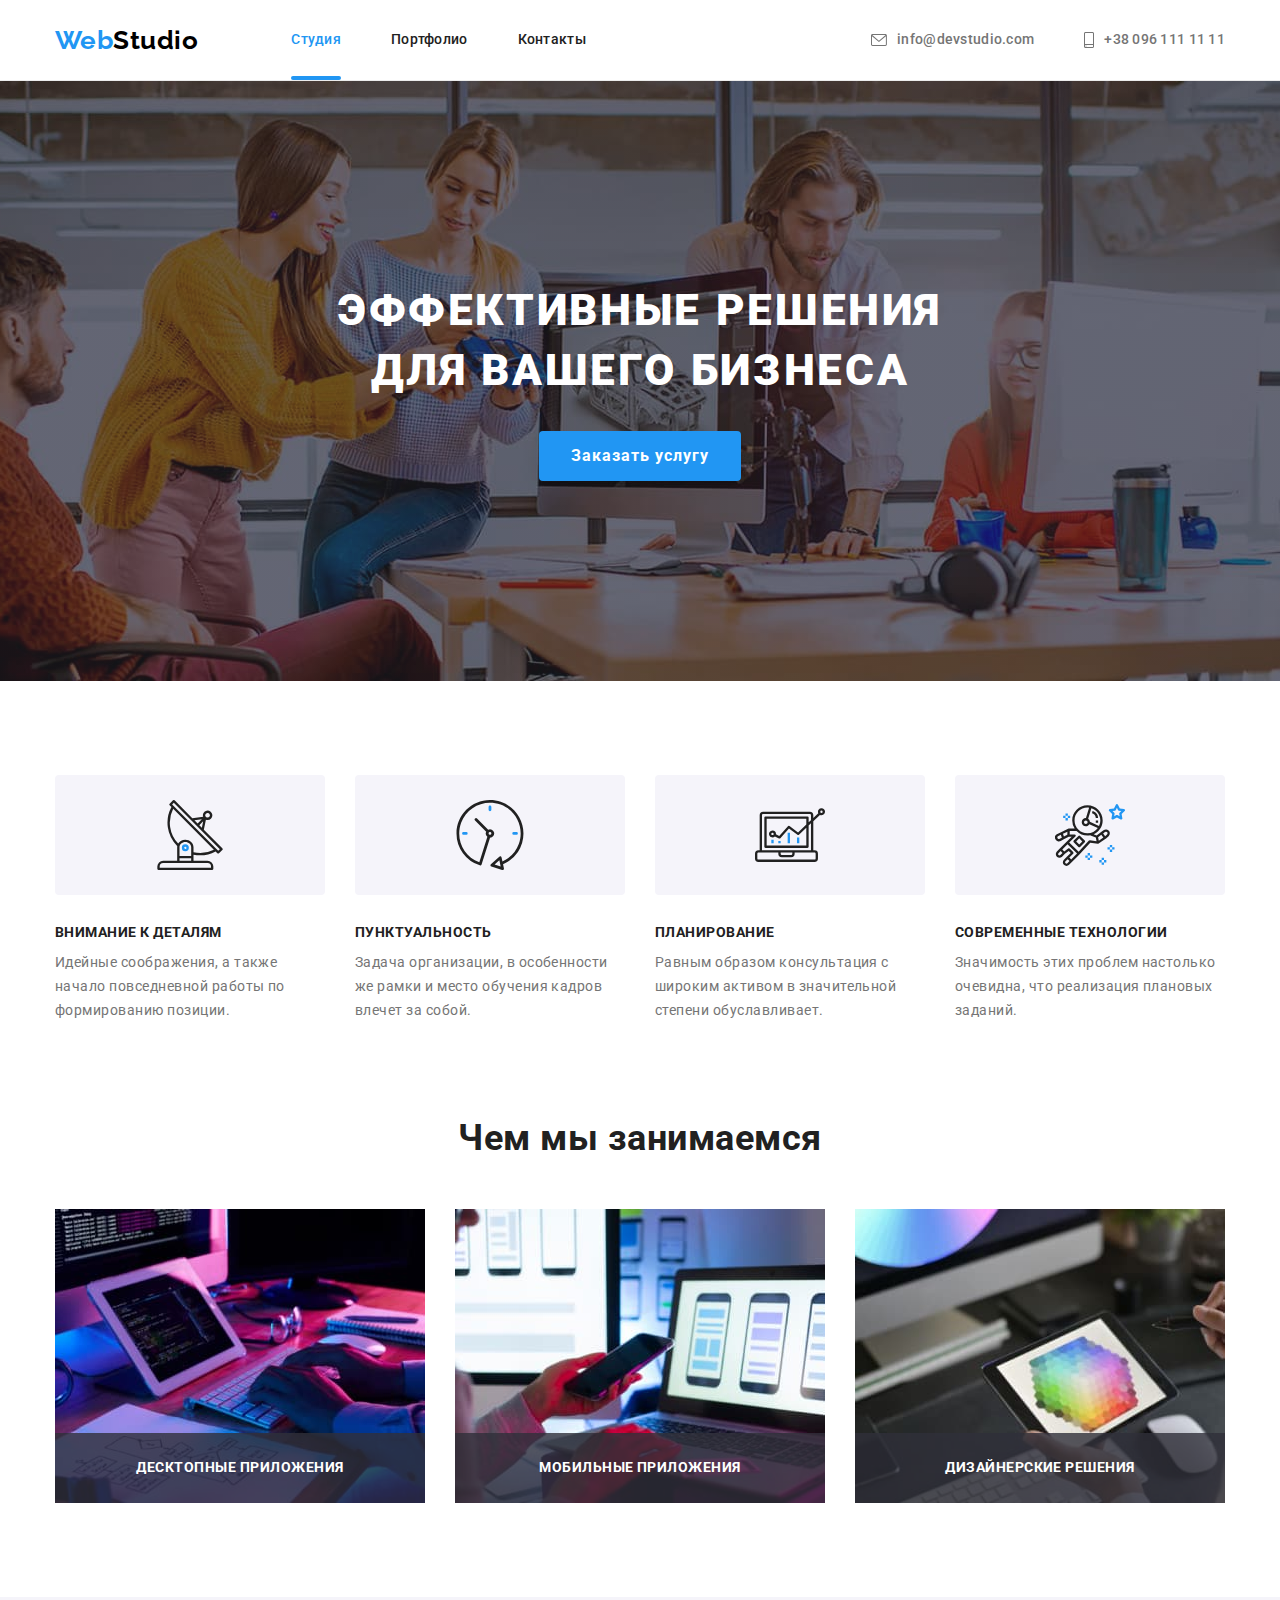
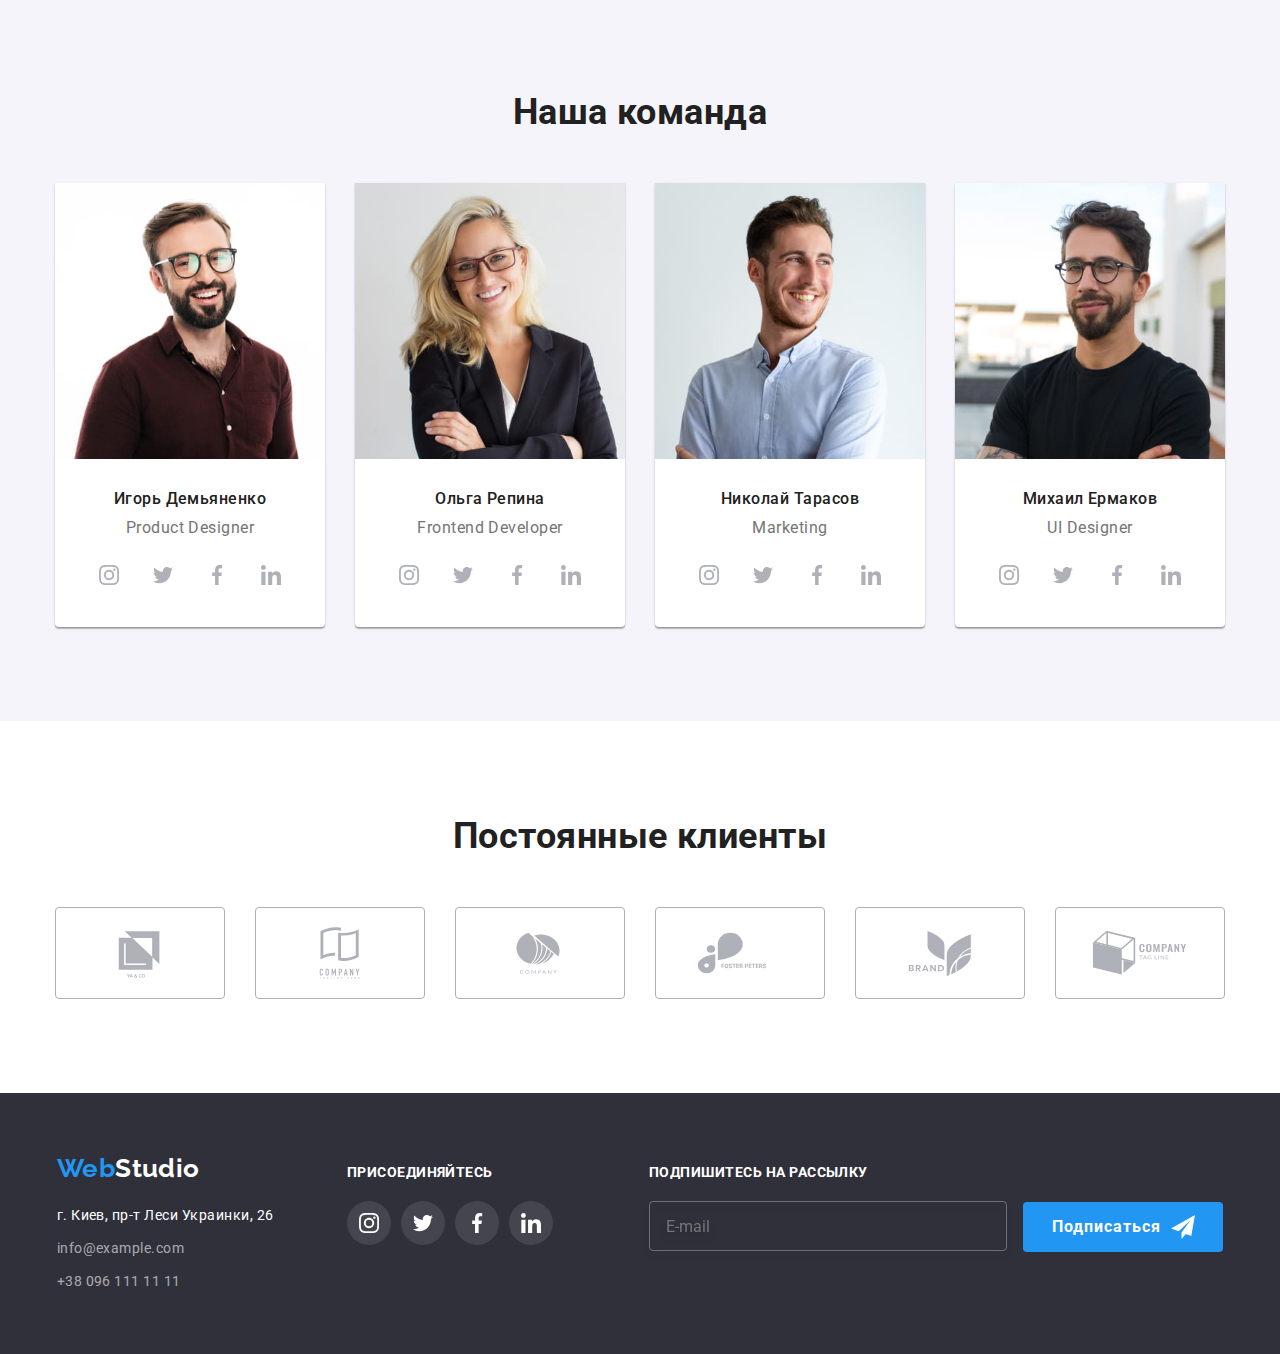
<file: index.html>
<!DOCTYPE html>
<html lang="ru">

<head>
    <meta charset="UTF-8">
    <meta http-equiv="X-UA-Compatible" content="IE=edge">
    <meta name="viewport" content="width=device-width, initial-scale=1.0">
    <title>WebStudio</title>
    <link rel="preconnect" href="https://fonts.googleapis.com">
    <link rel="preconnect" href="https://fonts.gstatic.com" crossorigin>
    <link
        href="https://fonts.googleapis.com/css2?family=Raleway:wght@700&family=Roboto:wght@400;500;700;900&display=swap"
        rel="stylesheet">
    <link rel="stylesheet"
        href="https://cdnjs.cloudflare.com/ajax/libs/modern-normalize/1.1.0/modern-normalize.min.css">
    <link rel="stylesheet" href="./css/main.min.css">
</head>

<body class="page">
    <!--Шапка-->
    <header class="page-header">
        <div class="page-header__container">
            <nav class="main-nav">
                <a lang="en" href="./index.html" class="main-nav__logo"><span class="main-nav__logo-accent">Web</span>Studio</a>
                <ul class="site-nav list">
                    <li class="site-nav__item"><a href="./index.html" class="site-nav__link site-nav__link--current">Студия</a></li>
                    <li class="site-nav__item"><a href="./portfolio.html" class="site-nav__link">Портфолио</a></li>
                    <li class="site-nav__item"><a href="" class="site-nav__link">Контакты</a></li>
                </ul>
            </nav>
            <ul class="contacts list">
                <li class="contacts__item">
                    <a lang="en" href="mailto:info@devstudio.com" class="contacts__mail">
                        <svg class="contacts__icon">
                            <use href="./images/sprite.svg#icon-letter"></use>
                        </svg>info@devstudio.com
                    </a>
                </li>
                <li class="contacts__item">
                    <a href="tel:+380961111111" class="contacts__tel">
                        <svg class="contacts__icon contacts__icon--size">
                            <use href="./images/sprite.svg#icon-smartphone"></use>
                        </svg>+38 096 111 11 11
                    </a>
                </li>
            </ul>
        </div>
        <div class="page-header__mobile-container">
            <a lang="en" href="./index.html" class="mobile-nav__logo"><span class="mobile-nav__logo-accent">Web</span>Studio</a>
            <button type="button" class="menu-button" data-menu-open>
                <svg width="40" height="40">
                    <use href="./images/sprite.svg#icon-menu"></use>
                </svg>
            </button>
            <div class="page-header__overlay" data-menu>
                <nav class="mobile-nav">
                    <button type="button" class="mobile-nav__close" data-menu-close>
                        <svg width="40" height="40">
                            <use href="./images/sprite.svg#icon-close_menu"></use>
                        </svg>
                    </button>
                    <ul class="mobile-nav__list list">
                        <li class="mobile-nav__item"><a href="./index.html"
                                class="mobile-nav__link mobile-nav__link--current">Студия</a>
                        </li>
                        <li class="mobile-nav__item"><a href="./portfolio.html" class="mobile-nav__link">Портфолио</a></li>
                        <li class="mobile-nav__item"><a href="" class="mobile-nav__link">Контакты</a></li>
                    </ul>
                </nav>
                <ul class="mobile-contacts list">
                    <li class="mobile-contacts__item">
                        <a href="tel:+380961111111" class="mobile-contacts__tel">+38 096 111 11 11</a>
                    </li>
                    <li class="mobile-contacts__item">
                        <a lang="en" href="mailto:info@devstudio.com" class="mobile-contacts__mail">info@devstudio.com </a>
                    </li>
                </ul>
                <ul class="mobile-social list">
                    <li class="mobile-social__item">
                        <a class="mobile-social__link" href="https://www.instagram.com/" target="_blank" rel="noopener noreferrer">Instagram</a>
                    </li>
                    <li class="mobile-social__item">
                        <a class="mobile-social__link" href="https://twitter.com/" target="_blank" rel="noopener noreferrer">Twitter</a>
                    </li>
                    <li class="mobile-social__item">
                        <a class="mobile-social__link" href="https://facebook.com/" target="_blank" rel="noopener noreferrer">Facebook</a>
                    </li>
                    <li class="mobile-social__item">
                        <a class="mobile-social__link" href="https://www.linkedin.com/" target="_blank" rel="noopener noreferrer">LinkedIn</a>
                    </li>
                </ul>
            </div>
            
        </div>
    </header>
    <!-- Главный контент -->
    <main>
        <!--Герой-->
        <section class="hero">
            <h1 class="hero__title">Эффективные решения <br>для вашего бизнеса</h1>
            <button type="button" class="button__hero" data-modal-open>Заказать услугу</button>
        </section>
        <!--Особенности-->
        <section class="features">
            <div class="container">
                <h2 class="section__title" hidden>Особенности</h2>
                <ul class="features-list list">
                    <li class="features-list__item">
                        <div class="features-list__container">
                            <svg class="features-list__icon">
                                <use href="./images/sprite.svg#icon-antenna"></use>
                            </svg>
                        </div>
                        <h3 class="features-list__title">Внимание к деталям</h3>
                        <p class="features-list__text">Идейные соображения, а также начало повседневной работы по формированию
                            позиции.</p>
                    </li>
                    <li class="features-list__item">
                        <div class="features-list__container">
                            <svg class="features-list__icon">
                                <use href="./images/sprite.svg#icon-clock"></use>
                            </svg>
                        </div>
                        <h3 class="features-list__title">Пунктуальность</h3>
                        <p class="features-list__text">Задача организации, в особенности же рамки и место обучения кадров
                            влечет за собой.</p>
                    </li>
                    <li class="features-list__item">
                        <div class="features-list__container">
                            <svg class="features-list__icon">
                                <use href="./images/sprite.svg#icon-diagram"></use>
                            </svg>
                        </div>
                        <h3 class="features-list__title">Планирование</h3>
                        <p class="features-list__text">Равным образом консультация с широким активом в значительной степени
                            обуславливает.</p>
                    </li>
                    <li class="features-list__item">
                        <div class="features-list__container">
                            <svg class="features-list__icon">
                                <use href="./images/sprite.svg#icon-astronaut"></use>
                            </svg>
                        </div>
                        <h3 class="features-list__title">Современные технологии</h3>
                        <p class="features-list__text">Значимость этих проблем настолько очевидна, что реализация плановых
                            заданий.</p>
                    </li>
                </ul>
            </div>
        </section>
        <!--Чем занимаются-->
        <section class="abilities">
            <div class="container">
                <h2 class="section__title">Чем мы занимаемся</h2>
                <ul class="abilities-list list">
                    <li class="abilities-list__item">
                        <div class="abilities-list__overlay">
                            <img src="./images/whatwedo/layout.jpg" alt="Верстка" width="370"  class="abilities-list__image">
                            <h3 class="abilities-list__label">Десктопные приложения</h3>
                        </div>
                    </li>
                    <li class="abilities-list__item">
                        <div class="abilities-list__overlay">
                            <img src="./images/whatwedo/styling.jpg" alt="Дизайн" width="370" class="abilities-list__image">
                            <h3 class="abilities-list__label">Мобильные приложения</h3>
                        </div>
                    </li>
                    <li class="abilities-list__item">
                        <div class="abilities-list__overlay">
                            <img src="./images/whatwedo/decor.jpg" alt="Оформление" width="370" class="abilities-list__image">
                            <h3 class="abilities-list__label">Дизайнерские решения</h3>
                        </div>
                    </li>
                </ul>
            </div>
        </section>
        <!--Команда-->
        <section class="team">
            <div class="container">
                <h2 class="section__title">Наша команда</h2>
                <ul class="team-list list">
                    <li class="team-list__item">
                        <img src="./images/team/igor-mobile.jpg" alt="Фото Игорь Демьяненко" class="team-list__photo" 
                        srcset="./images/team/igor-mobile.jpg 1x, ./images/team/igor-mobile@2x.jpg 2x">
                        <div class="team-list__container">
                            <h3 class="team-list__name">Игорь Демьяненко</h3>
                            <p lang="en" class="team-list__profession">Product Designer</p>
                            <ul class="social-links list">
                                <li class="social-links__item"><a class="social-links__link" href="https://www.instagram.com/" target="_blank" rel="noopener noreferrer">
                                        <svg class="social-links__icon">
                                            <use href="./images/sprite.svg#icon-instagram"></use>
                                        </svg>
                                    </a>
                                </li>
                                <li class="social-links__item"><a class="social-links__link" href="https://twitter.com/" target="_blank" rel="noopener noreferrer">
                                        <svg class="social-links__icon">
                                            <use href="./images/sprite.svg#icon-twitter"></use>
                                        </svg>
                                    </a>
                                </li>
                                <li class="social-links__item"><a class="social-links__link" href="https://facebook.com/" target="_blank" rel="noopener noreferrer">
                                        <svg class="social-links__icon">
                                            <use href="./images/sprite.svg#icon-facebook"></use>
                                        </svg>
                                    </a>
                                </li>
                                <li class="social-links__item"><a class="social-links__link likedin" href="https://www.linkedin.com/" target="_blank"
                                        rel="noopener noreferrer">
                                        <svg class="social-links__icon">
                                            <use href="./images/sprite.svg#icon-linkedin"></use>
                                        </svg>
                                    </a>
                                </li>
                            </ul>
                        </div>
                    </li>
                    <li class="team-list__item">
                        <img src="./images/team/olga-mobile.jpg" alt="Фото Ольга Репина" class="team-list__photo"
                        srcset="./images/team/olga-mobile.jpg 1x, ./images/team/olga-mobile@2x.jpg 2x">
                        <div class="team-list__container">
                            <h3 class="team-list__name">Ольга Репина</h3>
                            <p lang="en" class="team-list__profession">Frontend Developer</p>
                            <ul class="social-links list">
                                <li class="social-links__item"><a class="social-links__link" href="https://www.instagram.com/" target="_blank" rel="noopener noreferrer">
                                        <svg class="social-links__icon">
                                            <use href="./images/sprite.svg#icon-instagram"></use>
                                        </svg>
                                    </a>
                                </li>
                                <li class="social-links__item"><a class="social-links__link" href="https://twitter.com/" target="_blank" rel="noopener noreferrer">
                                        <svg class="social-links__icon">
                                            <use href="./images/sprite.svg#icon-twitter"></use>
                                        </svg>
                                    </a>
                                </li>
                                <li class="social-links__item"><a class="social-links__link" href="https://facebook.com/" target="_blank" rel="noopener noreferrer">
                                        <svg class="social-links__icon">
                                            <use href="./images/sprite.svg#icon-facebook"></use>
                                        </svg>
                                    </a>
                                </li>
                                <li class="social-links__item"><a class="social-links__link likedin" href="https://www.linkedin.com/" target="_blank"
                                        rel="noopener noreferrer">
                                        <svg class="social-links__icon">
                                            <use href="./images/sprite.svg#icon-linkedin"></use>
                                        </svg>
                                    </a>
                                </li>
                            </ul>
                        </div>
                    </li>
                    <li class="team-list__item">
                        <img src="./images/team/nikolay-mobile.jpg" alt="Фото Николай Тарасов" class="team-list__photo"
                        srcset="./images/team/nikolay-mobile.jpg 1x, ./images/team/nikolay-mobile@2x.jpg 2x">
                        <div class="team-list__container">
                            <h3 class="team-list__name">Николай Тарасов</h3>
                            <p lang="en" class="team-list__profession">Marketing</p>
                            <ul class="social-links list">
                                <li class="social-links__item"><a class="social-links__link" href="https://www.instagram.com/" target="_blank" rel="noopener noreferrer">
                                        <svg class="social-links__icon">
                                            <use href="./images/sprite.svg#icon-instagram"></use>
                                        </svg>
                                    </a>
                                </li>
                                <li class="social-links__item"><a class="social-links__link" href="https://twitter.com/" target="_blank" rel="noopener noreferrer">
                                        <svg class="social-links__icon">
                                            <use href="./images/sprite.svg#icon-twitter"></use>
                                        </svg>
                                    </a>
                                </li>
                                <li class="social-links__item"><a class="social-links__link" href="https://facebook.com/" target="_blank" rel="noopener noreferrer">
                                        <svg class="social-links__icon">
                                            <use href="./images/sprite.svg#icon-facebook"></use>
                                        </svg>
                                    </a>
                                </li>
                                <li class="social-links__item"><a class="social-links__link likedin" href="https://www.linkedin.com/" target="_blank"
                                        rel="noopener noreferrer">
                                        <svg class="social-links__icon">
                                            <use href="./images/sprite.svg#icon-linkedin"></use>
                                        </svg>
                                    </a>
                                </li>
                            </ul>
                        </div>
                    </li>
                    <li class="team-list__item">
                        <img src="./images/team/michael-mobile.jpg" alt="Фото Михаил Ермаков" class="team-list__photo"
                        srcset="./images/team/michael-mobile.jpg 1x, ./images/team/michael-mobile@2x.jpg 2x">
                        <div class="team-list__container">
                            <h3 class="team-list__name">Михаил Ермаков</h3>
                            <p lang="en" class="team-list__profession">UI Designer</p>
                            <ul class="social-links list">
                                <li class="social-links__item"><a class="social-links__link" href="https://www.instagram.com/" target="_blank" rel="noopener noreferrer">
                                        <svg class="social-links__icon">
                                            <use href="./images/sprite.svg#icon-instagram"></use>
                                        </svg>
                                    </a>
                                </li>
                                <li class="social-links__item"><a class="social-links__link" href="https://twitter.com/" target="_blank" rel="noopener noreferrer">
                                        <svg class="social-links__icon">
                                            <use href="./images/sprite.svg#icon-twitter"></use>
                                        </svg>
                                    </a>
                                </li>
                                <li class="social-links__item"><a class="social-links__link" href="https://facebook.com/" target="_blank" rel="noopener noreferrer">
                                        <svg class="social-links__icon">
                                            <use href="./images/sprite.svg#icon-facebook"></use>
                                        </svg>
                                    </a>
                                </li>
                                <li class="social-links__item"><a class="social-links__link likedin" href="https://www.linkedin.com/" target="_blank"
                                        rel="noopener noreferrer">
                                        <svg class="social-links__icon">
                                            <use href="./images/sprite.svg#icon-linkedin"></use>
                                        </svg>
                                    </a>
                                </li>
                            </ul>
                        </div>
                    </li>
                </ul>
            </div>
        </section>
        <!-- Клиенты -->
        <section class="clients">
            <div class="container">
                <h2 class="section__title">Постоянные клиенты</h2>
                <ul class="clients-list list">
                    <li class="clients-list__item">
                        <a class="clients-list__link" href="">
                            <svg class="clients-list__icon">
                                <use href="./images/sprite.svg#icon-company1"></use>
                            </svg>
                        </a>
                    </li>
                    <li class="clients-list__item">
                        <a class="clients-list__link" href="">
                            <svg class="clients-list__icon">
                                <use href="./images/sprite.svg#icon-company2"></use>
                            </svg>
                        </a>
                    </li>
                    <li class="clients-list__item">
                        <a class="clients-list__link" href="">
                            <svg class="clients-list__icon">
                                <use href="./images/sprite.svg#icon-company3"></use>
                            </svg>
                        </a>
                    </li>
                    <li class="clients-list__item">
                        <a class="clients-list__link" href="">
                            <svg class="clients-list__icon">
                                <use href="./images/sprite.svg#icon-company4"></use>
                            </svg>
                        </a>
                    </li>
                    <li class="clients-list__item">
                        <a class="clients-list__link" href="">
                            <svg class="clients-list__icon">
                                <use href="./images/sprite.svg#icon-company5"></use>
                            </svg>
                        </a>
                    </li>
                    <li class="clients-list__item">
                        <a class="clients-list__link" href="">
                            <svg class="clients-list__icon">
                                <use href="./images/sprite.svg#icon-company6"></use>
                            </svg>
                        </a>
                    </li>
                </ul>
            </div>
        </section>
    </main>
    <!--Футер-->
    <footer class="footer">
        <div class="footer__container">
            <div class="footer-address">
                <a lang="en" href="./index.html" class="footer-address__logo"><span class="footer-address__logo--accent">Web</span>Studio</a>
                <address>
                    <ul class="footer-address__list list">
                        <li class="footer-address__item"><a href="https://goo.gl/maps/7h8aDrKKwfjGKreX9" target="_blank" rel="noopener noreferrer"
                                class="footer-address__nav">г. Киев, пр-т
                                Леси Украинки, 26</a> </li>
                        <li class="footer-address__item"><a href="mailto:info@devstudio.com" class="footer-address__contact">info@example.com</a> </li>
                        <li class="footer-address__item"><a href="tel:+380961111111" class="footer-address__contact">+38 096 111 11 11</a> </li>
                    </ul>
                </address>
            </div>
            <div class="footer-social">
                <h2 class="footer-social__title">присоединяйтесь</h2>
                <ul class="footer-social__list list">
                    <li class="footer-social__item">
                        <a class="footer-social__link" href="https://www.instagram.com/" target="_blank" rel="noopener noreferrer">
                            <svg class="footer-social__icon">
                                <use href="./images/sprite.svg#icon-instagram"></use>
                            </svg>
                        </a>
                    </li>
                    <li class="footer-social__item">
                        <a class="footer-social__link" href="https://twitter.com/" target="_blank" rel="noopener noreferrer">
                            <svg class="footer-social__icon">
                                <use href="./images/sprite.svg#icon-twitter"></use>
                            </svg>
                        </a>
                    </li>
                    <li class="footer-social__item">
                        <a class="footer-social__link" href="https://facebook.com/" target="_blank" rel="noopener noreferrer">
                            <svg class="footer-social__icon">
                                <use href="./images/sprite.svg#icon-facebook"></use>
                            </svg>
                        </a>
                    </li>
                    <li class="footer-social__item">
                        <a class="footer-social__link" href="https://www.linkedin.com/" target="_blank" rel="noopener noreferrer">
                            <svg class="footer-social__icon">
                                <use href="./images/sprite.svg#icon-linkedin"></use>
                            </svg>
                        </a>
                    </li>
                </ul>
            </div>
            <div class="footer-distribution">
                <h2 class="footer-distribution__title">Подпишитесь на рассылку</h2>
                <input type="email" placeholder="E-mail" class="footer-distribution__input">
                <button type="submit" class="footer-distribution__button">Подписаться
                    <svg class="footer-distribution__icon">
                        <use href="./images/sprite.svg#icon-send"></use>
                    </svg>
                </button>
            </div>
        </div>
    </footer>
    <!--Модальное окно-->
    <div class="backdrop backdrop--is-hidden" data-modal>
        <div class="modal">
            <button class="modal__button" data-modal-close>
                <svg class="modal__icon">
                    <use href="./images/sprite.svg#icon-close"></use>
                </svg>
            </button>
            <form class="user-form" autocomplete="off">
                <h2 class="user-form__title">Оставьте свои данные, мы вам перезвоним</h2>
                <label class="user-form__field">
                    <span class="user-form__label">Имя</span>
                    <input type="text" name="first-name" class="user-form__input">
                    <svg class="user-form__icon">
                        <use href="./images/sprite.svg#icon-person"></use>
                    </svg>
                </label>
                <label class="user-form__field">
                    <span class="user-form__label">Телефон</span>
                    <input type="tel" name="tel" class="user-form__input">
                    <svg class="user-form__icon">
                        <use href="./images/sprite.svg#icon-phone"></use>
                    </svg>
                </label>
                <label class="user-form__field">
                    <span class="user-form__label">Почта</span>
                    <input type="email" name="email" class="user-form__input">
                    <svg class="user-form__icon">
                        <use href="./images/sprite.svg#icon-email"></use>
                    </svg>
                </label>
                <label class="user-form__comment">
                    <span class="user-form__comment-lable">Комментарий</span>
                    <textarea name="comment" rows="10" placeholder="Введите текст" class="user-form__textarea"></textarea>
                </label>
                <label class="user-form__argeement">
                    <div class="checkbox__container">
                        <input type="checkbox" name="agreement" class="checkbox__input">
                        <svg class="checkbox__icon">
                            <use href="./images/sprite.svg#icon-check"></use>
                        </svg>
                        <span class="checkbox__unchecked"></span>
                    </div>
                    <span class="user-form__text-agreement">Соглашаюсь с рассылкой и принимаю <a href="" class="user-form__agreement-link">Условия договора</a></span>
                </label>
                <div class="user-form__button">
                    <button type="submit" class="user-form__submit">Отправить</button>
                </div>
            </form>
        </div>
    </div>

    <script src="./js/modal.js"></script>
    <script src="./js/mobile-menu.js"></script>
</body>

</html>
</file>
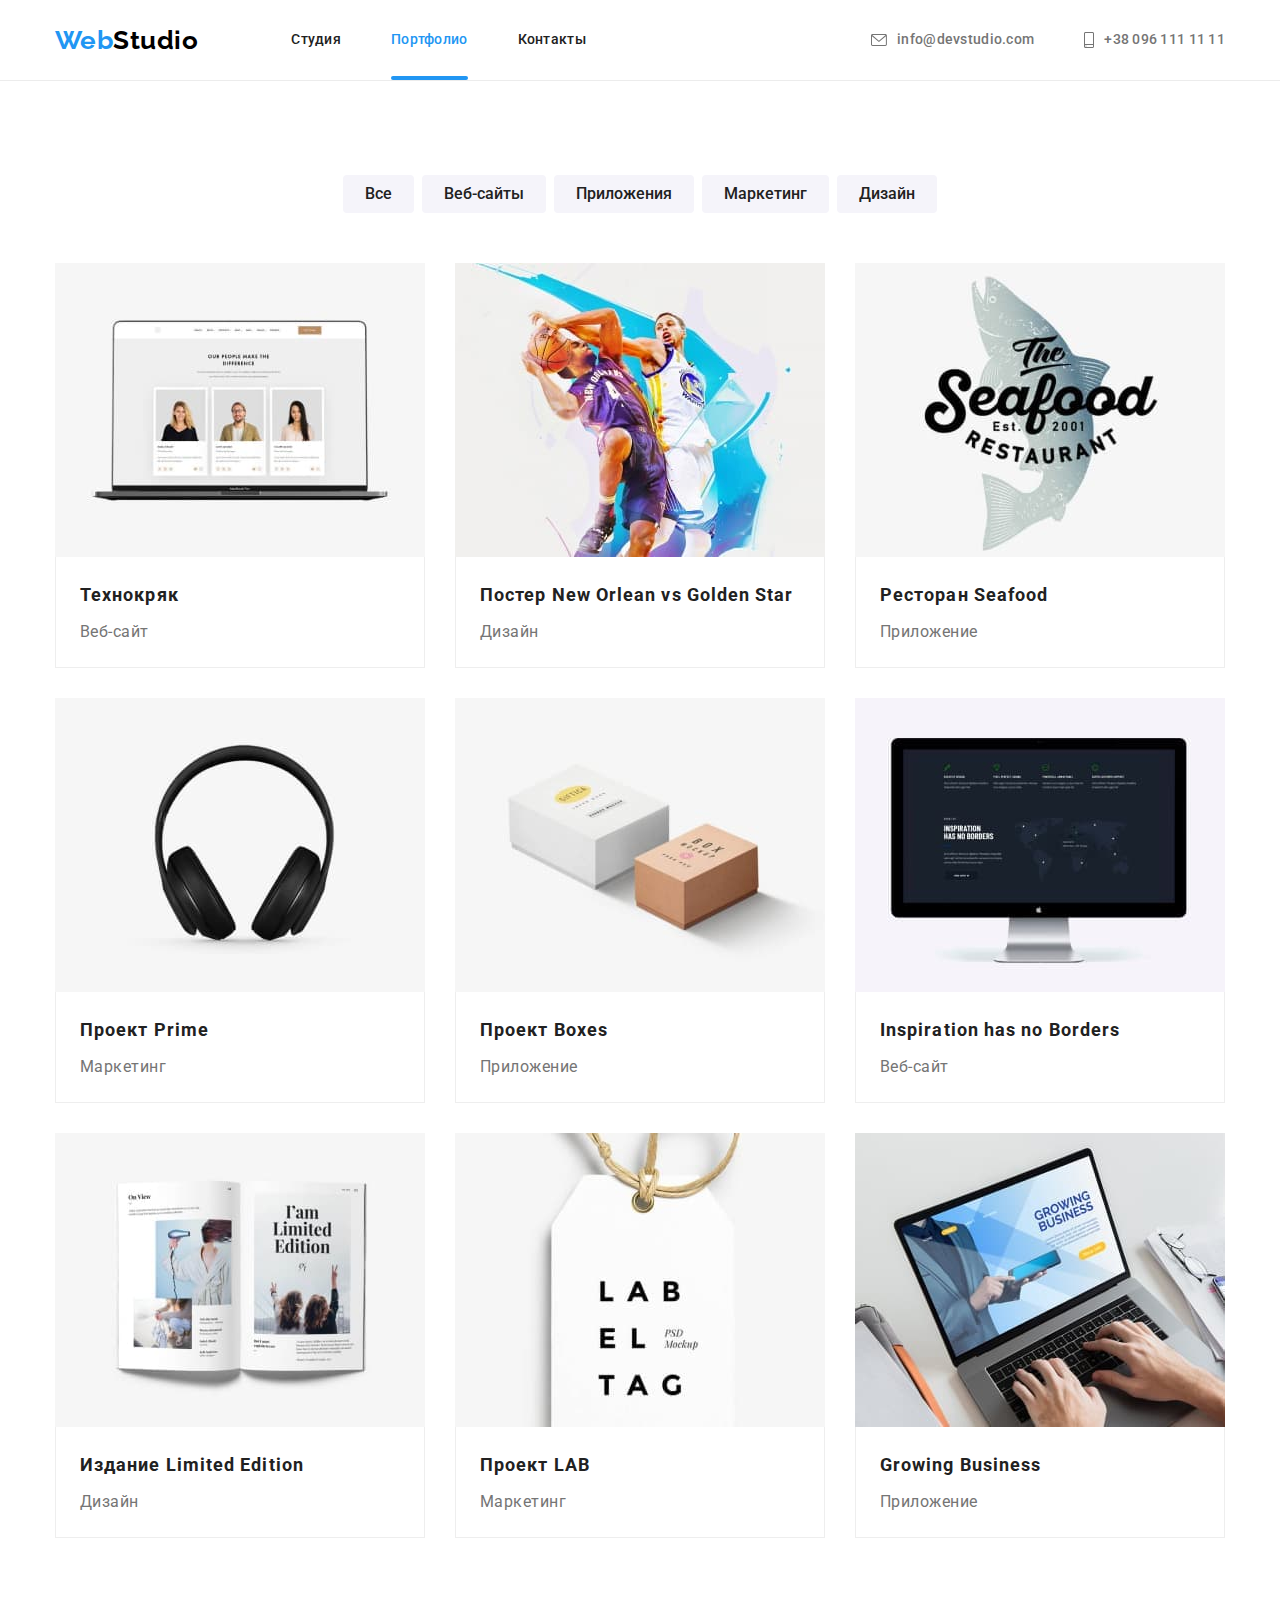
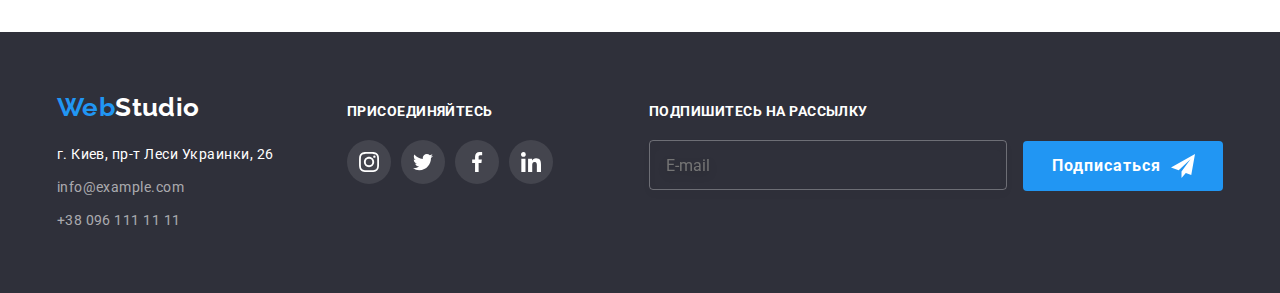
<file: portfolio.html>
<!DOCTYPE html>
<html lang="ru">

<head>
    <meta charset="UTF-8">
    <meta http-equiv="X-UA-Compatible" content="IE=edge">
    <meta name="viewport" content="width=device-width, initial-scale=1.0">
    <title>WebStudio</title>
    <link rel="preconnect" href="https://fonts.googleapis.com">
    <link rel="preconnect" href="https://fonts.gstatic.com" crossorigin>
    <link
        href="https://fonts.googleapis.com/css2?family=Raleway:wght@700&family=Roboto:wght@400;500;700;900&display=swap"
        rel="stylesheet">
    <link rel="stylesheet"
        href="https://cdnjs.cloudflare.com/ajax/libs/modern-normalize/1.1.0/modern-normalize.min.css">
    <link rel="stylesheet" href="./css/main.min.css">
</head>

<body class="page">
    <!--Шапка-->
    <header class="page-header">
        <div class="page-header__container">
            <nav class="main-nav">
                <a lang="en" href="./index.html" class="main-nav__logo"><span class="main-nav__logo-accent">Web</span>Studio</a>
                <ul class="site-nav list">
                    <li class="site-nav__item"><a href="./index.html" class="site-nav__link">Студия</a>
                    </li>
                    <li class="site-nav__item"><a href="./portfolio.html" class="site-nav__link site-nav__link--current">Портфолио</a></li>
                    <li class="site-nav__item"><a href="" class="site-nav__link">Контакты</a></li>
                </ul>
            </nav>
            <ul class="contacts list">
                <li class="contacts__item">
                    <a lang="en" href="mailto:info@devstudio.com" class="contacts__mail">
                        <svg class="contacts__icon">
                            <use href="./images/sprite.svg#icon-letter"></use>
                        </svg>info@devstudio.com
                    </a>
                </li>
                <li class="contacts__item">
                    <a href="tel:+380961111111" class="contacts__tel">
                        <svg class="contacts__icon contacts__icon--size">
                            <use href="./images/sprite.svg#icon-smartphone"></use>
                        </svg>+38 096 111 11 11
                    </a>
                </li>
            </ul>
        </div>
        <div class="page-header__mobile-container">
            <a lang="en" href="./index.html" class="mobile-nav__logo"><span class="mobile-nav__logo-accent">Web</span>Studio</a>
            <button type="button" class="menu-button" data-menu-open>
                <svg width="40" height="40">
                    <use href="./images/sprite.svg#icon-menu"></use>
                </svg>
            </button>
            <div class="page-header__overlay" data-menu>
                <nav class="mobile-nav">
                    <button type="button" class="mobile-nav__close" data-menu-close>
                        <svg width="40" height="40">
                            <use href="./images/sprite.svg#icon-close_menu"></use>
                        </svg>
                    </button>
                    <ul class="mobile-nav__list list">
                        <li class="mobile-nav__item"><a href="./index.html"
                                class="mobile-nav__link mobile-nav__link--current">Студия</a>
                        </li>
                        <li class="mobile-nav__item"><a href="./portfolio.html" class="mobile-nav__link">Портфолио</a></li>
                        <li class="mobile-nav__item"><a href="" class="mobile-nav__link">Контакты</a></li>
                    </ul>
                </nav>
                <ul class="mobile-contacts list">
                    <li class="mobile-contacts__item">
                        <a href="tel:+380961111111" class="mobile-contacts__tel">+38 096 111 11 11</a>
                    </li>
                    <li class="mobile-contacts__item">
                        <a lang="en" href="mailto:info@devstudio.com" class="mobile-contacts__mail">info@devstudio.com </a>
                    </li>
                </ul>
                <ul class="mobile-social list">
                    <li class="mobile-social__item">
                        <a class="mobile-social__link" href="https://www.instagram.com/" target="_blank"
                            rel="noopener noreferrer">Instagram</a>
                    </li>
                    <li class="mobile-social__item">
                        <a class="mobile-social__link" href="https://twitter.com/" target="_blank"
                            rel="noopener noreferrer">Twitter</a>
                    </li>
                    <li class="mobile-social__item">
                        <a class="mobile-social__link" href="https://facebook.com/" target="_blank"
                            rel="noopener noreferrer">Facebook</a>
                    </li>
                    <li class="mobile-social__item">
                        <a class="mobile-social__link" href="https://www.linkedin.com/" target="_blank"
                            rel="noopener noreferrer">LinkedIn</a>
                    </li>
                </ul>
            </div>
        
        </div>
    </header>
    <!-- Главный контент -->
    <main>
        <section class="portfolio">
            <div class="container">
                <h1 class="portfolio__title" hidden>Портфолио</h1>
                <!-- Фильтр -->
                <ul class="filter-list list">
                    <li class="filter-list__item"><button type="button" class="filter-list__button">Все</button></li>
                    <li class="filter-list__item"><button type="button" class="filter-list__button">Веб-сайты</button></li>
                    <li class="filter-list__item"><button type="button" class="filter-list__button">Приложения</button></li>
                    <li class="filter-list__item"><button type="button" class="filter-list__button">Маркетинг</button></li>
                    <li class="filter-list__item"><button type="button" class="filter-list__button">Дизайн</button></li>
                </ul>
                <!-- Проекты -->
                <ul class="project-list list">
                    <li class="project-list__item">
                        <a class="project-list__link" href="">
                            <div class="project-list__overlay">
                                <picture>
                                    <source media="(max-width: 767px)" srcset="./images/portfolio/technoquack-mobile.jpg 1x, 
                                    ./images/portfolio/technoquack-mobile@2x.jpg 2x" type="image/jpeg">
                                    <source media="(max-width: 1199px)" srcset="./images/portfolio/technoquack-tablet.jpg 1x,
                                    ./images/portfolio/technoquack-tablet@2x.jpg 2x">
                                    <source media="(min-width: 1200px)" srcset="./images/portfolio/technoquack.jpg 1x,
                                    ./images/portfolio/technoquack@2x.jpg 2x">
                                    <img src="./images/portfolio/technoquack.jpg" alt="Ноутбук с открытой веб-страницей Технокряк"
                                        class="project-list__photo">
                                </picture>
                                <p class="project-list__description">Ресурс предлагает комплексные предложения с разным уровнем функционала и сервисов. Все это позволит посетителю получить
                                исчерпывающие сведения о компании или частном лице.</p>
                            </div>
                            <div class="project-list__name">
                                <h2 class="project-list__title">Технокряк</h2>
                            <p class="project-list__direction">Веб-сайт</p>
                            </div>
                        </a>
                    </li>
                    <li class="project-list__item">
                        <a class="project-list__link" href="">
                            <div class="project-list__overlay">
                                <picture>
                                    <source media="(max-width: 767px)" srcset="./images/portfolio/poster-mobile.jpg 1x, 
                                    ./images/portfolio/poster-mobile@2x.jpg 2x" type="image/jpeg">
                                    <source media="(max-width: 1199px)" srcset="./images/portfolio/poster-tablet.jpg 1x, 
                                    ./images/portfolio/poster-tablet@2x.jpg 2x" type="image/jpeg">
                                    <source media="(min-width: 1200px)" srcset="./images/portfolio/poster.jpg 1x,
                                    ./images/portfolio/poster@2x.jpg 2x" type="image/jpeg">
                                    <img src="./images/portfolio/poster.jpg" alt="Постер с двумя игроками НБА" 
                                        class="project-list__photo">
                                </picture>
                                <p class="project-list__description">Ресурс предлагает комплексные предложения с разным уровнем функционала и сервисов. Все это
                                    позволит посетителю получить
                                    исчерпывающие сведения о компании или частном лице.</p>
                            </div>
                            <div class="project-list__name">
                                <h2 class="project-list__title">Постер New Orlean vs Golden Star</h2>
                            <p class="project-list__direction">Дизайн</p>
                            </div>
                        </a>
                    </li>
                    <li class="project-list__item">
                        <a class="project-list__link" href="">
                            <div class="project-list__overlay">
                                <picture>
                                    <source media="(max-width: 767px)" srcset="./images/portfolio/seafood-mobile.jpg 1x,
                                    ./images/portfolio/seafood-mobile@2x.jpg 2x" type="image/jpeg">
                                    <source media="(max-width: 1199px)" srcset="./images/portfolio/seafood-tablet.jpg 1x,
                                    ./images/portfolio/seafood-tablet@2x.jpg 2x" type="image/jpeg">
                                    <source media="(min-width: 1200px)" srcset="./images/portfolio/seafood.jpg 1x,
                                    ./images/portfolio/seafood@2x.jpg 2x" type="image/jpeg">
                                    <img src="./images/portfolio/seafood.jpg" alt="Логотип ресторана seafood" 
                                        class="project-list__photo">
                                </picture>
                                
                                <p class="project-list__description">Ресурс предлагает комплексные предложения с разным уровнем функционала и сервисов. Все это
                                    позволит посетителю получить
                                    исчерпывающие сведения о компании или частном лице.</p>
                            </div>
                            <div class="project-list__name">
                                <h2 class="project-list__title">Ресторан Seafood</h2>
                            <p class="project-list__direction">Приложение</p>
                            </div>
                        </a>
                    </li>
                    <li class="project-list__item">
                        <a class="project-list__link" href="">
                            <div class="project-list__overlay">
                                <picture>
                                    <source media="(max-width: 767px)" srcset="./images/portfolio/prime-mobile.jpg 1x, 
                                    ./images/portfolio/prime-mobile@2x.jpg 2x" type="image/jpeg">
                                    <source media="(max-width: 1199px)" srcset="./images/portfolio/prime-tablet.jpg 1x,
                                    ./images/portfolio/prime-tablet@2x.jpg 2x" type="image/jpeg">
                                    <source media="(min-width: 1200px)" srcset="./images/portfolio/prime.jpg 1x,
                                    ./images/portfolio/prime@2x.jpg 2x" type="image/jpeg">
                                    <img src="./images/portfolio/prime.jpg" alt="Черные наушники" 
                                        class="project-list__photo">
                                </picture>
                                
                                <p class="project-list__description">Ресурс предлагает комплексные предложения с разным уровнем функционала и сервисов. Все это
                                    позволит посетителю получить
                                    исчерпывающие сведения о компании или частном лице.</p>
                            </div>
                            <div class="project-list__name">
                                <h2 class="project-list__title">Проект Prime</h2>
                            <p class="project-list__direction">Маркетинг</p>
                            </div>
                        </a>
                    </li>
                    <li class="project-list__item">
                        <a class="project-list__link" href="">
                            <div class="project-list__overlay">
                                <picture>
                                    <source media="(max-width: 767px)" srcset="./images/portfolio/boxes-mobile.jpg 1x,
                                    ./images/portfolio/boxes-mobile@2x.jpg 2x" type="image/jpeg">
                                    <source media="(max-width: 1199px)" srcset="./images/portfolio/boxes-tablet.jpg 1x,
                                    ./images/portfolio/boxes-tablet@2x.jpg 2x" type="image/jpeg">
                                    <source media="(min-width: 1200px)" srcset="./images/portfolio/boxes.jpg 1x,
                                    ./images/portfolio/boxes@2x.jpg 2x" type="image/jpeg">
                                    <img src="./images/portfolio/boxes.jpg" alt="Две картонные коробки" 
                                        class="project-list__photo">
                                </picture>
                                <p class="project-list__description">Ресурс предлагает комплексные предложения с разным уровнем функционала и сервисов. Все это
                                    позволит посетителю получить
                                    исчерпывающие сведения о компании или частном лице.</p>
                            </div>
                            <div class="project-list__name">
                                <h2 class="project-list__title">Проект Boxes</h2>
                            <p class="project-list__direction">Приложение</p>
                            </div>
                        </a>
                    </li>
                    <li class="project-list__item">
                        <a class="project-list__link" href="">
                            <div class="project-list__overlay">
                                <picture>
                                    <source media="(max-width: 767px)" srcset="./images/portfolio/website-mobile.jpg 1x,
                                    ./images/portfolio/website-mobile@2x.jpg 2x" type="image/jpeg">
                                    <source media="(max-width: 1199px)" srcset="./images/portfolio/website-tablet.jpg 1x,
                                    ./images/portfolio/website-tablet@2x.jpg 2x" type="image/jpeg">
                                    <source media="(min-width: 1200px)" srcset="./images/portfolio/website.jpg 1x,
                                    ./images/portfolio/website@2x.jpg 2x" type="image/jpeg">
                                    <img src="./images/portfolio/website.jpg" alt="Монитор с открытым сайтом" 
                                        class="project-list__photo">
                                </picture>
                                <p class="project-list__description">Ресурс предлагает комплексные предложения с разным уровнем функционала и сервисов. Все это
                                    позволит посетителю получить
                                    исчерпывающие сведения о компании или частном лице.</p>
                            </div>
                            <div class="project-list__name">
                                <h2 lang="en" class="project-list__title">Inspiration has no Borders</h2>
                            <p class="project-list__direction">Веб-сайт</p>
                            </div>
                        </a>
                    </li>
                    <li class="project-list__item">
                        <a class="project-list__link" href="">
                            <div class="project-list__overlay">
                                <picture>
                                    <source media="(max-width: 767px)" srcset="./images/portfolio/magazine-mobile.jpg 1x,
                                    ./images/portfolio/magazine-mobile@2x.jpg 2x" type="image/jpeg">
                                    <source media="(max-width: 1199px)" srcset="./images/portfolio/magazine-tablet.jpg 1x,
                                    ./images/portfolio/magazine-tablet@2x.jpg 2x" type="image/jpeg">
                                    <source media="(min-width: 1200px)" srcset="./images/portfolio/magazine.jpg 1x,
                                    ./images/portfolio/magazine@2x.jpg 2x" type="image/jpeg">
                                    <img src="./images/portfolio/magazine.jpg" alt="Раскрытый журнал" 
                                        class="project-list__photo">
                                </picture>
                                <p class="project-list__description">Ресурс предлагает комплексные предложения с разным уровнем функционала и сервисов. Все это
                                    позволит посетителю получить
                                    исчерпывающие сведения о компании или частном лице.</p>
                            </div>
                            <div class="project-list__name">
                                <h2 class="project-list__title">Издание Limited Edition</h2>
                            <p class="project-list__direction">Дизайн</p>
                            </div>
                        </a>
                    </li>
                    <li class="project-list__item">
                        <a class="project-list__link" href="">
                            <div class="project-list__overlay">
                                <picture>
                                    <source media="(max-width: 767px)" srcset="./images/portfolio/lab-mobile.jpg 1x,
                                    ./images/portfolio/lab-mobile@2x.jpg 2x" type="image/jpeg">
                                    <source media="(max-width: 1199px)" srcset="./images/portfolio/lab-tablet.jpg 1x,
                                    ./images/portfolio/lab-tablet@2x.jpg 2x" type="image/jpeg">
                                    <source media="(min-width: 1200px)" srcset="./images/portfolio/lab.jpg 1x,
                                    ./images/portfolio/lab@2x.jpg 2x" type="image/jpeg">
                                    <img src="./images/portfolio/lab.jpg" alt="Бирка с названием проекта для компании LAB"
                                        class="project-list__photo">
                                </picture>
                                
                                <p class="project-list__description">Ресурс предлагает комплексные предложения с разным уровнем функционала и сервисов. Все это
                                    позволит посетителю получить
                                    исчерпывающие сведения о компании или частном лице.</p>
                            </div>
                            <div class="project-list__name">
                                <h2 class="project-list__title">Проект LAB</h2>
                            <p class="project-list__direction">Маркетинг</p>
                            </div>
                        </a>
                    </li>
                    <li class="project-list__item">
                        <a class="project-list__link" href="">
                            <div class="project-list__overlay">
                                <picture>
                                    <source media="(max-width: 767px)" srcset="./images/portfolio/business-mobile.jpg 1x,
                                    ./images/portfolio/business-mobile@2x.jpg 2x" type="image/jpeg">
                                    <source media="(max-width: 1199px)" srcset="./images/portfolio/business-tablet.jpg 1x,
                                    ./images/portfolio/business-tablet@2x.jpg 2x" type="image/jpeg">
                                    <source media="(min-width: 1200px)" srcset="./images/portfolio/business.jpg 1x,
                                    ./images/portfolio/business@2x.jpg 2x" type="image/jpeg">
                                    <img src="./images/portfolio/business.jpg" alt="Парень печатет на компьютере"
                                        class="project-list__photo">
                                </picture>
                                <p class="project-list__description">Ресурс предлагает комплексные предложения с разным уровнем функционала и сервисов. Все это
                                    позволит посетителю получить
                                    исчерпывающие сведения о компании или частном лице.</p>
                            </div>
                            <div class="project-list__name">
                                <h2 lang="en" class="project-list__title">Growing Business</h2>
                            <p class="project-list__direction">Приложение</p>
                            </div>
                        </a>
                    </li>
                </ul>
            </div>
        </section>
    </main>
    <!--Футер-->
        <footer class="footer">
            <div class="footer__container">
                <div class="footer-address">
                    <a lang="en" href="./index.html" class="footer-address__logo"><span
                            class="footer-address__logo--accent">Web</span>Studio</a>
                    <address>
                        <ul class="footer-address__list list">
                            <li class="footer-address__item"><a href="https://goo.gl/maps/7h8aDrKKwfjGKreX9" target="_blank"
                                    rel="noopener noreferrer" class="footer-address__nav">г. Киев, пр-т
                                    Леси Украинки, 26</a> </li>
                            <li class="footer-address__item"><a href="mailto:info@devstudio.com"
                                    class="footer-address__contact">info@example.com</a> </li>
                            <li class="footer-address__item"><a href="tel:+380961111111" class="footer-address__contact">+38 096
                                    111 11 11</a> </li>
                        </ul>
                    </address>
                </div>
                <div class="footer-social">
                    <h2 class="footer-social__title">присоединяйтесь</h2>
                    <ul class="footer-social__list list">
                        <li class="footer-social__item">
                            <a class="footer-social__link" href="https://www.instagram.com/" target="_blank"
                                rel="noopener noreferrer">
                                <svg class="footer-social__icon">
                                    <use href="./images/sprite.svg#icon-instagram"></use>
                                </svg>
                            </a>
                        </li>
                        <li class="footer-social__item">
                            <a class="footer-social__link" href="https://twitter.com/" target="_blank"
                                rel="noopener noreferrer">
                                <svg class="footer-social__icon">
                                    <use href="./images/sprite.svg#icon-twitter"></use>
                                </svg>
                            </a>
                        </li>
                        <li class="footer-social__item">
                            <a class="footer-social__link" href="https://facebook.com/" target="_blank"
                                rel="noopener noreferrer">
                                <svg class="footer-social__icon">
                                    <use href="./images/sprite.svg#icon-facebook"></use>
                                </svg>
                            </a>
                        </li>
                        <li class="footer-social__item">
                            <a class="footer-social__link" href="https://www.linkedin.com/" target="_blank"
                                rel="noopener noreferrer">
                                <svg class="footer-social__icon">
                                    <use href="./images/sprite.svg#icon-linkedin"></use>
                                </svg>
                            </a>
                        </li>
                    </ul>
                </div>
                <div class="footer-distribution">
                    <h2 class="footer-distribution__title">Подпишитесь на рассылку</h2>
                    <input type="email" placeholder="E-mail" class="footer-distribution__input">
                    <button type="submit" class="footer-distribution__button">Подписаться
                        <svg class="footer-distribution__icon">
                            <use href="./images/sprite.svg#icon-send"></use>
                        </svg>
                    </button>
                </div>
            </div>
        </footer>
    <script src="./js/mobile-menu.js"></script>
</body>

</html>
</file>
<file: css/main.min.css>
.page{background-color:#fff;color:#757575;font-family:Roboto,sans-serif;letter-spacing:.03em}@media screen and (max-width: 767px){.page{position:relative}}.list{list-style:none;margin-top:0;margin-bottom:0;padding:0}.container{margin:0 auto;padding:0 15px}@media screen and (min-width: 480px){.container{width:480px}}@media screen and (min-width: 768px){.container{width:768px}}@media screen and (min-width: 1200px){.container{width:1200px}}.section__title{margin-top:0;color:#212121;font-weight:700;text-align:center;line-height:1.17}@media screen and (max-width: 1199px){.section__title{margin-bottom:30px;font-size:28px}}@media screen and (min-width: 1200px){.section__title{margin-bottom:50px;font-size:36px}}.main-nav__logo{color:#000;font-family:Raleway,sans-serif;font-weight:700;font-size:26px;line-height:1.19;text-decoration:none;margin-right:93px}.main-nav__logo-accent{color:#2196f3}.page-header{border-bottom:1px solid #ececec}.page-header__container{display:none;-webkit-box-align:center;-ms-flex-align:center;align-items:center;margin:0 auto;padding:0 15px}@media screen and (min-width: 768px){.page-header__container{display:-webkit-box;display:-ms-flexbox;display:flex;width:780px}}@media screen and (min-width: 1200px){.page-header__container{width:1200px}}.main-nav{display:-webkit-box;display:-ms-flexbox;display:flex;-webkit-box-align:center;-ms-flex-align:center;align-items:center}.site-nav{display:-webkit-box;display:-ms-flexbox;display:flex}.site-nav__item:not(:last-child){margin-right:50px}.site-nav__link{display:block;padding-top:32px;padding-bottom:32px;position:relative;color:#212121;font-weight:500;font-size:14px;line-height:1.14;letter-spacing:.02em;text-decoration:none;-webkit-transition:color 250ms cubic-bezier(0.4, 0, 0.2, 1);transition:color 250ms cubic-bezier(0.4, 0, 0.2, 1)}.site-nav__link:hover,.site-nav__link:focus{color:#2196f3}.site-nav__link--current{color:#2196f3}.site-nav__link--current::after{content:"";display:inline-block;position:absolute;bottom:0;left:0;width:100%;height:4px;background-color:#2196f3;border-radius:2px}.contacts{display:-webkit-box;display:-ms-flexbox;display:flex;-webkit-box-orient:vertical;-webkit-box-direction:normal;-ms-flex-direction:column;flex-direction:column;margin-left:auto}@media screen and (min-width: 1200px){.contacts{-webkit-box-orient:horizontal;-webkit-box-direction:normal;-ms-flex-direction:row;flex-direction:row}}@media screen and (min-width: 1200px){.contacts__item+.contacts__item{margin-left:50px}}@media screen and (min-width: 768px){.contacts__mail{padding-bottom:10px}}.contacts__mail,.contacts__tel{display:-webkit-box;display:-ms-flexbox;display:flex;-webkit-box-align:center;-ms-flex-align:center;align-items:center;color:#757575;font-weight:500;font-size:14px;line-height:1.14;letter-spacing:.02em;text-decoration:none;-webkit-transition:color 250ms cubic-bezier(0.4, 0, 0.2, 1);transition:color 250ms cubic-bezier(0.4, 0, 0.2, 1)}.contacts__mail:hover,.contacts__mail:focus,.contacts__tel:hover,.contacts__tel:focus{color:#2196f3}@media screen and (min-width: 1200px){.contacts__mail,.contacts__tel{padding-top:32px;padding-bottom:32px}}.contacts__icon{width:16px;height:12px;margin-right:10px;fill:currentColor}.contacts__icon--size{width:10px;height:16px}.mobile-nav__logo{color:#000;font-family:Raleway,sans-serif;font-weight:700;font-size:24px;line-height:1.17;text-decoration:none}.mobile-nav__logo-accent{color:#2196f3}.page-header__mobile-container{display:-webkit-box;display:-ms-flexbox;display:flex;-webkit-box-align:center;-ms-flex-align:center;align-items:center;-webkit-box-pack:justify;-ms-flex-pack:justify;justify-content:space-between;width:100%;height:60px;margin:0 auto;padding:0 15px}@media screen and (min-width: 480px){.page-header__mobile-container{width:480px}}@media screen and (min-width: 768px){.page-header__mobile-container{display:none}}.menu-button{display:-webkit-inline-box;display:-ms-inline-flexbox;display:inline-flex;margin:0;padding:0;border:none;background-color:rgba(0,0,0,0)}.menu-button:hover,.menu-button:focus{fill:#2196f3}.page-header__overlay{position:fixed;display:-webkit-box;display:-ms-flexbox;display:flex;-webkit-box-orient:vertical;-webkit-box-direction:normal;-ms-flex-direction:column;flex-direction:column;top:-100%;left:0;z-index:999;width:100%;height:100%;padding-left:40px;padding-top:48px;padding-bottom:48px;background-color:#fff;-webkit-transition:top 250ms cubic-bezier(0.4, 0, 0.2, 1);transition:top 250ms cubic-bezier(0.4, 0, 0.2, 1)}.page-header__overlay.is-hidden{top:0}.mobile-nav{margin-bottom:auto}.mobile-nav__close{display:-webkit-inline-box;display:-ms-inline-flexbox;display:inline-flex;margin:0;padding:0;border:none;background-color:rgba(0,0,0,0);position:absolute;top:10px;right:-5px;-webkit-transform:translate(-50%);transform:translate(-50%)}.mobile-nav__close:hover,.mobile-nav__close:focus{fill:#2196f3}.mobile-nav__item:not(:last-child){margin-bottom:32px}.mobile-nav__link{color:#212121;font-weight:500;font-size:40px;line-height:1.18;letter-spacing:.02em;text-decoration:none;-webkit-transition:color 250ms cubic-bezier(0.4, 0, 0.2, 1);transition:color 250ms cubic-bezier(0.4, 0, 0.2, 1)}.mobile-nav__link:hover,.mobile-nav__link:focus{color:#2196f3}.mobile-contacts{padding-bottom:64px}.mobile-contacts__item:not(:last-child){margin-bottom:32px}.mobile-contacts__mail,.mobile-contacts__tel{color:#757575;font-weight:500;font-size:24px;line-height:1.17;letter-spacing:.02em;text-decoration:none;-webkit-transition:color 250ms cubic-bezier(0.4, 0, 0.2, 1);transition:color 250ms cubic-bezier(0.4, 0, 0.2, 1)}.mobile-contacts__mail:hover,.mobile-contacts__mail:focus,.mobile-contacts__tel:hover,.mobile-contacts__tel:focus{font-size:34px;line-height:1.18;color:#2196f3}.mobile-contacts__icon{width:16px;height:12px;margin-right:10px;fill:currentColor}.mobile-contacts__icon--size{width:10px;height:16px}.mobile-social{display:-webkit-box;display:-ms-flexbox;display:flex;-ms-flex-wrap:wrap;flex-wrap:wrap;width:100%}.mobile-social__item:not(:nth-child(1)){padding-left:10px}.mobile-social__item:not(:last-child){padding-right:10px;border-right:1px solid rgba(33,33,33,.2)}.mobile-social__link{font-weight:500;font-size:18px;line-height:1.22;letter-spacing:.02em;color:#2196f3;text-decoration:none}.hero{height:400px;margin-left:auto;margin-right:auto;padding-top:118px;padding-bottom:118px;background-color:#2f303a;background-image:-webkit-gradient(linear, left top, right top, from(rgba(47, 48, 58, 0.4)), to(rgba(47, 48, 58, 0.4))),url(../images/hero/hero-mobile.jpg);background-image:linear-gradient(to right, rgba(47, 48, 58, 0.4), rgba(47, 48, 58, 0.4)),url(../images/hero/hero-mobile.jpg);background-repeat:no-repeat;background-size:cover;background-position:center}@media(min-device-pixel-ratio: 2),(-webkit-min-device-pixel-ratio: 2),(min-resolution: 192dpi),(min-resolution: 2dppx){.hero{background-image:-webkit-gradient(linear, left top, right top, from(rgba(47, 48, 58, 0.4)), to(rgba(47, 48, 58, 0.4))),url(../images/hero/hero-mobile@2x.jpg);background-image:linear-gradient(to right, rgba(47, 48, 58, 0.4), rgba(47, 48, 58, 0.4)),url(../images/hero/hero-mobile@2x.jpg)}}@media screen and (min-width: 560px){.hero{background-image:-webkit-gradient(linear, left top, right top, from(rgba(47, 48, 58, 0.4)), to(rgba(47, 48, 58, 0.4))),url(../images/hero/hero-tablet.jpg);background-image:linear-gradient(to right, rgba(47, 48, 58, 0.4), rgba(47, 48, 58, 0.4)),url(../images/hero/hero-tablet.jpg)}}@media screen and (min-width: 560px)and (min-device-pixel-ratio: 2),screen and (min-width: 560px)and (-webkit-min-device-pixel-ratio: 2),screen and (min-width: 560px)and (min-resolution: 192dpi),screen and (min-width: 560px)and (min-resolution: 2dppx){.hero{background-image:-webkit-gradient(linear, left top, right top, from(rgba(47, 48, 58, 0.4)), to(rgba(47, 48, 58, 0.4))),url(../images/hero/hero-tablet@2x.jpg);background-image:linear-gradient(to right, rgba(47, 48, 58, 0.4), rgba(47, 48, 58, 0.4)),url(../images/hero/hero-tablet@2x.jpg)}}@media screen and (min-width: 900px){.hero{background-image:-webkit-gradient(linear, left top, right top, from(rgba(47, 48, 58, 0.4)), to(rgba(47, 48, 58, 0.4))),url(../images/hero/hero-desktop.jpg);background-image:linear-gradient(to right, rgba(47, 48, 58, 0.4), rgba(47, 48, 58, 0.4)),url(../images/hero/hero-desktop.jpg)}}@media screen and (min-width: 900px)and (min-device-pixel-ratio: 2),screen and (min-width: 900px)and (-webkit-min-device-pixel-ratio: 2),screen and (min-width: 900px)and (min-resolution: 192dpi),screen and (min-width: 900px)and (min-resolution: 2dppx){.hero{background-image:-webkit-gradient(linear, left top, right top, from(rgba(47, 48, 58, 0.4)), to(rgba(47, 48, 58, 0.4))),url(../images/hero/hero-desktop@2x.jpg);background-image:linear-gradient(to right, rgba(47, 48, 58, 0.4), rgba(47, 48, 58, 0.4)),url(../images/hero/hero-desktop@2x.jpg)}}@media screen and (min-width: 1200px){.hero{max-width:1600px;height:600px;padding-top:200px;padding-bottom:200px}}.hero__title{margin-top:0;margin-bottom:30px;color:#fff;font-weight:900;font-size:26px;line-height:1.36;text-align:center;letter-spacing:.06em;text-transform:uppercase}@media screen and (min-width: 1200px){.hero__title{font-size:44px}}.button__hero{display:-webkit-box;display:-ms-flexbox;display:flex;-webkit-box-align:center;-ms-flex-align:center;align-items:center;text-align:center;margin:0 auto;min-width:200px;min-height:50px;border-width:0;border-radius:4px;padding:10px 32px;background:#2196f3;color:#fff;-webkit-box-shadow:0px 4px 4px rgba(0,0,0,.15);box-shadow:0px 4px 4px rgba(0,0,0,.15);font-family:inherit;font-weight:700;font-size:16px;line-height:1.88;letter-spacing:.06em;cursor:pointer}.features{padding-top:60px;padding-bottom:60px}@media screen and (min-width: 1200px){.features{padding-top:94px;padding-bottom:94px}}@media screen and (min-width: 768px){.features-list{display:-webkit-box;display:-ms-flexbox;display:flex;-ms-flex-wrap:wrap;flex-wrap:wrap}}@media screen and (max-width: 767px){.features-list__item:not(:last-child){margin-bottom:30px}}@media screen and (min-width: 768px){.features-list__item{width:calc((100% - 30px)/2)}.features-list__item:nth-child(2n+1){margin-right:30px}.features-list__item:nth-child(-n+2){margin-bottom:30px}}@media screen and (min-width: 1200px){.features-list__item{-ms-flex-wrap:nowrap;flex-wrap:nowrap;width:calc((100% - 90px)/4)}.features-list__item:not(:last-child){margin-right:30px}.features-list__item:nth-child(-n+2){margin-bottom:0}}.features-list__container{display:-webkit-box;display:-ms-flexbox;display:flex;height:120px;margin-bottom:30px;-webkit-box-pack:center;-ms-flex-pack:center;justify-content:center;-webkit-box-align:center;-ms-flex-align:center;align-items:center;background-color:#f5f4fa;border-radius:4px}.features-list__icon{width:70px;height:70px}.features-list__title{margin-top:0;margin-bottom:10px;color:#212121;font-weight:700;font-size:14px;line-height:1.14;text-transform:uppercase}@media screen and (max-width: 767px){.features-list__title{text-align:center}}.features-list__text{margin-top:0;margin-bottom:0%;font-size:14px;line-height:1.71}.abilities{padding-bottom:94px}@media screen and (max-width: 1199px){.abilities{display:none}}.abilities-list{display:-webkit-box;display:-ms-flexbox;display:flex}.abilities-list__image{display:block}.abilities-list__item:not(:last-child){margin-right:30px}.abilities-list__overlay{position:relative}.abilities-list__label{display:-webkit-box;display:-ms-flexbox;display:flex;-webkit-box-pack:center;-ms-flex-pack:center;justify-content:center;-webkit-box-align:center;-ms-flex-align:center;align-items:center;margin-top:0;margin-bottom:0;position:absolute;bottom:0;left:0;width:100%;height:70px;font-weight:700;font-size:14px;line-height:1.14;text-transform:uppercase;background-color:rgba(47,48,58,.8);color:#fff}.team{padding-top:60px;padding-bottom:60px;background-color:#f5f4fa}@media screen and (min-width: 1200px){.team{padding-top:94px;padding-bottom:94px}}.team-list{text-align:center}@media screen and (min-width: 768px){.team-list{display:-webkit-box;display:-ms-flexbox;display:flex;-ms-flex-wrap:wrap;flex-wrap:wrap}}.team-list__item{background-color:#fff;-webkit-box-shadow:0px 1px 3px rgba(0,0,0,.12),0px 1px 1px rgba(0,0,0,.14),0px 2px 1px rgba(0,0,0,.2);box-shadow:0px 1px 3px rgba(0,0,0,.12),0px 1px 1px rgba(0,0,0,.14),0px 2px 1px rgba(0,0,0,.2);border-radius:0px 0px 4px 4px}@media screen and (max-width: 767px){.team-list__item:not(:last-child){margin-bottom:30px}}@media screen and (min-width: 768px){.team-list__item{width:calc((100% - 30px)/2)}.team-list__item:nth-child(2n+1){margin-right:30px}.team-list__item:nth-child(-n+2){margin-bottom:30px}}@media screen and (min-width: 1200px){.team-list__item{width:calc((100% - 90px)/4)}.team-list__item:not(:last-child){margin-right:30px}.team-list__item:nth-child(-n+2){margin-bottom:0}}.team-list__photo{display:block;max-width:100%}.team-list__container{display:block;padding-top:30px;padding-bottom:30px}.team-list__name{margin-top:0;margin-bottom:10px;color:#212121;font-weight:500;font-size:16px;line-height:1.19;text-align:center}.team-list__profession{margin-top:0;margin-bottom:16px;font-size:16px;line-height:1.19;text-align:center}.social-links{display:-webkit-box;display:-ms-flexbox;display:flex;-webkit-box-pack:center;-ms-flex-pack:center;justify-content:center}.social-links__item:not(:last-child){margin-right:10px}.social-links__link{display:-webkit-box;display:-ms-flexbox;display:flex;-webkit-box-align:center;-ms-flex-align:center;align-items:center;-webkit-box-pack:center;-ms-flex-pack:center;justify-content:center;width:44px;height:44px;border-radius:50%;color:#afb1b8;-webkit-transition:background-color 250ms cubic-bezier(0.4, 0, 0.2, 1),color 250ms cubic-bezier(0.4, 0, 0.2, 1);transition:background-color 250ms cubic-bezier(0.4, 0, 0.2, 1),color 250ms cubic-bezier(0.4, 0, 0.2, 1)}.social-links__link:hover,.social-links__link:focus{background-color:#2196f3;color:#fff}.social-links__icon{width:20px;height:20px;fill:currentColor}.clients{padding-top:60px;padding-bottom:60px}@media screen and (min-width: 1200px){.clients{padding-top:94px;padding-bottom:94px}}.clients-list{display:-webkit-box;display:-ms-flexbox;display:flex;-ms-flex-wrap:wrap;flex-wrap:wrap;-webkit-box-pack:center;-ms-flex-pack:center;justify-content:center;-webkit-box-align:center;-ms-flex-align:center;align-items:center}@media screen and (max-width: 767px){.clients-list__item{width:calc((100% - 30px)/2)}.clients-list__item:nth-child(-n+4){margin-bottom:30px}.clients-list__item:nth-child(2n+1){margin-right:30px}}@media screen and (min-width: 768px){.clients-list__item{width:calc((100% - 60px)/3)}.clients-list__item:not(:nth-child(3n+3)){margin-right:30px}.clients-list__item:nth-child(-n+3){margin-bottom:30px}}@media screen and (min-width: 1200px){.clients-list__item{width:calc((100% - 150px)/6)}.clients-list__item:not(:nth-child(3n+3)){margin-right:0}.clients-list__item:nth-child(-n+3){margin-bottom:0}.clients-list__item:not(:last-child){margin-right:30px}}.clients-list__link{display:inline-block;height:92px;width:100%;text-align:center;padding-top:16px;padding-bottom:16px;border:1px solid #afb1b8;border-radius:4px;color:#afb1b8;-webkit-transition:border-color 250ms cubic-bezier(0.4, 0, 0.2, 1),color 250ms cubic-bezier(0.4, 0, 0.2, 1);transition:border-color 250ms cubic-bezier(0.4, 0, 0.2, 1),color 250ms cubic-bezier(0.4, 0, 0.2, 1)}.clients-list__link:hover,.clients-list__link:focus{border-color:#2196f3;color:#2196f3}.clients-list__icon{width:106px;height:60px;fill:currentColor}.footer{padding-top:60px;padding-bottom:60px;background-color:#2f303a}.footer__container{margin:0 auto;padding:0 15px}@media screen and (max-width: 1199px){.footer__container{text-align:center}}@media screen and (min-width: 768px){.footer__container{width:768px;display:-webkit-box;display:-ms-flexbox;display:flex;-ms-flex-wrap:wrap;flex-wrap:wrap;-webkit-box-align:baseline;-ms-flex-align:baseline;align-items:baseline;-ms-flex-pack:distribute;justify-content:space-around}}@media screen and (min-width: 1200px){.footer__container{width:1200px}}@media screen and (max-width: 1199px){.footer-address{margin-bottom:60px}}@media screen and (min-width: 1200px){.footer-address{margin-right:70px}}.footer-address__logo{display:inline-block;margin-bottom:20px;color:#fff;font-family:Raleway,sans-serif;font-weight:700;font-size:26px;line-height:1.19;text-decoration:none}.footer-address__logo--accent{color:#2196f3}.footer-address__list{font-style:normal}.footer-address__item:not(:last-child){margin-bottom:9px}.footer-address__nav{color:#fff;font-size:14px;line-height:1.71;text-decoration:none}.footer-address__contact{color:rgba(255,255,255,.6);font-size:14px;line-height:1.71;text-decoration:none;-webkit-transition:color 250ms cubic-bezier(0.4, 0, 0.2, 1);transition:color 250ms cubic-bezier(0.4, 0, 0.2, 1)}.footer-address__contact:hover,.footer-address__contact:focus{color:#2196f3}@media screen and (max-width: 767px){.footer-social{margin-bottom:60px}}.footer-social__title{margin-top:0;margin-bottom:20px;font-weight:700;font-size:14px;line-height:1.14;text-transform:uppercase;color:#fff}.footer-social__list{display:-webkit-box;display:-ms-flexbox;display:flex}@media screen and (max-width: 1199px){.footer-social__list{-webkit-box-pack:center;-ms-flex-pack:center;justify-content:center}}.footer-social__item:not(:last-child){margin-right:10px}.footer-social__link{display:-webkit-box;display:-ms-flexbox;display:flex;-webkit-box-align:center;-ms-flex-align:center;align-items:center;-webkit-box-pack:center;-ms-flex-pack:center;justify-content:center;width:44px;height:44px;border-radius:50%;background-color:rgba(255,255,255,.1);color:#fff;-webkit-transition:background-color 250ms cubic-bezier(0.4, 0, 0.2, 1);transition:background-color 250ms cubic-bezier(0.4, 0, 0.2, 1)}.footer-social__link:hover,.footer-social__link:focus{background-color:#2196f3}.footer-social__icon{width:20px;height:20px;fill:currentColor}.footer-distribution{display:-webkit-box;display:-ms-flexbox;display:flex;-webkit-box-orient:vertical;-webkit-box-direction:normal;-ms-flex-direction:column;flex-direction:column;-webkit-box-align:center;-ms-flex-align:center;align-items:center}@media screen and (min-width: 1200px){.footer-distribution{display:block;margin-left:93px}}.footer-distribution__title{margin-top:0;margin-bottom:20px;font-weight:700;font-size:14px;line-height:1.14;text-transform:uppercase;color:#fff}.footer-distribution__input{height:50px;margin-bottom:20px;padding-left:16px;font-size:16px;line-height:1.25;background-color:inherit;color:rgba(255,255,255,.6);border:1px solid rgba(255,255,255,.3);border-radius:4px;-webkit-filter:drop-shadow(0px 4px 4px rgba(0, 0, 0, 0.15));filter:drop-shadow(0px 4px 4px rgba(0, 0, 0, 0.15))}@media screen and (min-width: 480px){.footer-distribution__input{width:450px}}@media screen and (min-width: 1200px){.footer-distribution__input{width:358px;margin-bottom:0}}.footer-distribution__button{display:-webkit-inline-box;display:-ms-inline-flexbox;display:inline-flex;-webkit-box-align:center;-ms-flex-align:center;align-items:center;-webkit-box-pack:center;-ms-flex-pack:center;justify-content:center;text-align:center;letter-spacing:.06em;width:200px;min-height:50px;border-width:0;border-radius:4px;padding:10px 28px;cursor:pointer;background:#2196f3;color:#fff;font-weight:700;font-size:16px;line-height:1.88}@media screen and (min-width: 1200px){.footer-distribution__button{margin-left:12px}}.footer-distribution__icon{margin-left:10px;width:24px;height:24px;fill:#fff}.backdrop{position:fixed;top:0;left:0;width:100%;height:100%;background-color:rgba(0,0,0,.2);visibility:visible;opacity:1;-webkit-transition:opacity 250ms cubic-bezier(0.4, 0, 0.2, 1),visibility 250ms cubic-bezier(0.4, 0, 0.2, 1);transition:opacity 250ms cubic-bezier(0.4, 0, 0.2, 1),visibility 250ms cubic-bezier(0.4, 0, 0.2, 1)}.backdrop--is-hidden{opacity:0;visibility:hidden;pointer-events:none}.modal{display:-webkit-box;display:-ms-flexbox;display:flex;position:absolute;top:50%;left:50%;width:calc(100% - 30px);height:609px;-webkit-transform:translate(-50%, -50%) scale(1);transform:translate(-50%, -50%) scale(1);opacity:1;background-color:#fff;-webkit-box-shadow:0px 1px 3px rgba(0,0,0,.12),0px 1px 1px rgba(0,0,0,.14),0px 2px 1px rgba(0,0,0,.2);box-shadow:0px 1px 3px rgba(0,0,0,.12),0px 1px 1px rgba(0,0,0,.14),0px 2px 1px rgba(0,0,0,.2);border-radius:4px;-webkit-transition:-webkit-transform 250ms cubic-bezier(0.4, 0, 0.2, 1);transition:-webkit-transform 250ms cubic-bezier(0.4, 0, 0.2, 1);transition:transform 250ms cubic-bezier(0.4, 0, 0.2, 1);transition:transform 250ms cubic-bezier(0.4, 0, 0.2, 1), -webkit-transform 250ms cubic-bezier(0.4, 0, 0.2, 1)}.backdrop--is-hidden .modal{-webkit-transform:translate(-50%, -50%) scale(1.2);transform:translate(-50%, -50%) scale(1.2)}@media screen and (min-width: 480px){.modal{width:450px}}@media screen and (min-width: 1200px){.modal{width:528px;height:581px}}.modal__button{position:absolute;top:8px;right:-8px;-webkit-transform:translate(-50%);transform:translate(-50%);display:-webkit-box;display:-ms-flexbox;display:flex;width:30px;height:30px;-webkit-box-pack:center;-ms-flex-pack:center;justify-content:center;-webkit-box-align:center;-ms-flex-align:center;align-items:center;background-color:#fff;border:1px solid rgba(0,0,0,.1);border-radius:50%;-webkit-transition:color 250ms cubic-bezier(0.4, 0, 0.2, 1);transition:color 250ms cubic-bezier(0.4, 0, 0.2, 1)}.modal__button:hover,.modal__button:focus{color:#2196f3;cursor:pointer}.modal__icon{width:11px;height:11px;fill:currentColor}.user-form{width:calc(100% - 30px);height:609px;margin-left:auto;margin-right:auto;padding:40px}@media screen and (min-width: 480px){.user-form{width:450px}}@media screen and (min-width: 1200px){.user-form{width:528px;height:581px}}.user-form__title{margin-top:0;margin-bottom:12px;font-weight:700;font-size:20px;line-height:1.15;text-align:center;color:#212121}.user-form__field{position:relative;display:-webkit-box;display:-ms-flexbox;display:flex;-webkit-box-orient:vertical;-webkit-box-direction:normal;-ms-flex-direction:column;flex-direction:column;margin-bottom:10px}.user-form__label{font-size:12px;line-height:1.17;letter-spacing:.01em;margin-bottom:4px}.user-form__input{width:100%;height:40px;padding-left:42px;border:1px solid rgba(33,33,33,.2);border-radius:4px;-webkit-transition:border-color 250ms cubic-bezier(0.4, 0, 0.2, 1);transition:border-color 250ms cubic-bezier(0.4, 0, 0.2, 1)}@media screen and (min-width: 1200px){.user-form__input{width:448px}}.user-form__field:focus-within .user-form__input{border-color:#2196f3;outline:0}.user-form__icon{position:absolute;width:18px;height:18px;top:50%;left:12px;color:#212121;fill:currentColor;-webkit-transition:color 250ms cubic-bezier(0.4, 0, 0.2, 1);transition:color 250ms cubic-bezier(0.4, 0, 0.2, 1)}.user-form__field:focus-within .user-form__icon{color:#2196f3}.user-form__comment{display:-webkit-box;display:-ms-flexbox;display:flex;-webkit-box-orient:vertical;-webkit-box-direction:normal;-ms-flex-direction:column;flex-direction:column;margin-bottom:20px}.user-form__comment-lable{font-size:12px;line-height:1.17;letter-spacing:.01em;margin-bottom:4px}.user-form__textarea{width:100%;height:120px;padding:12px 16px;resize:none;border:1px solid rgba(33,33,33,.2);border-radius:4px;-webkit-transition:border-color 250ms cubic-bezier(0.4, 0, 0.2, 1);transition:border-color 250ms cubic-bezier(0.4, 0, 0.2, 1)}.user-form__textarea::-webkit-input-placeholder{font-size:12px;line-height:1.17;letter-spacing:.01em;color:rgba(117,117,117,.5)}.user-form__textarea::-moz-placeholder{font-size:12px;line-height:1.17;letter-spacing:.01em;color:rgba(117,117,117,.5)}.user-form__textarea:-ms-input-placeholder{font-size:12px;line-height:1.17;letter-spacing:.01em;color:rgba(117,117,117,.5)}.user-form__textarea::-ms-input-placeholder{font-size:12px;line-height:1.17;letter-spacing:.01em;color:rgba(117,117,117,.5)}.user-form__textarea::placeholder{font-size:12px;line-height:1.17;letter-spacing:.01em;color:rgba(117,117,117,.5)}.user-form__comment:focus-within .user-form__textarea{border-color:#2196f3;outline:0}.user-form__argeement{display:-webkit-box;display:-ms-flexbox;display:flex;-webkit-box-pack:center;-ms-flex-pack:center;justify-content:center;-webkit-box-align:center;-ms-flex-align:center;align-items:center;margin-bottom:30px}.checkbox__container{position:relative;width:16px;height:15px;margin-right:8px;cursor:pointer}.checkbox__input{position:absolute;white-space:nowrap;width:1px;height:1px;overflow:hidden;border:0;padding:0;clip:rect(0 0 0 0);-webkit-clip-path:inset(50%);clip-path:inset(50%);margin:-1px}.checkbox__unchecked{position:absolute;top:0;left:0;width:16px;height:15px;padding:0;border:2px solid #212121;border-radius:2px;-webkit-transition:border-color 250ms cubic-bezier(0.4, 0, 0.2, 1);transition:border-color 250ms cubic-bezier(0.4, 0, 0.2, 1)}.checkbox__input:focus~.checkbox__unchecked,.checkbox__input:hover~.checkbox__unchecked{border-color:#2196f3}.checkbox__input:checked+.checkbox__unchecked{border-color:#2196f3}.checkbox__icon{position:absolute;top:0;left:0;width:16px;height:15px;opacity:0;-webkit-transform:scale(1.7);transform:scale(1.7);-webkit-transition:opacity 250ms cubic-bezier(0.4, 0, 0.2, 1),-webkit-transform 250ms cubic-bezier(0.4, 0, 0.2, 1);transition:opacity 250ms cubic-bezier(0.4, 0, 0.2, 1),-webkit-transform 250ms cubic-bezier(0.4, 0, 0.2, 1);transition:opacity 250ms cubic-bezier(0.4, 0, 0.2, 1),transform 250ms cubic-bezier(0.4, 0, 0.2, 1);transition:opacity 250ms cubic-bezier(0.4, 0, 0.2, 1),transform 250ms cubic-bezier(0.4, 0, 0.2, 1),-webkit-transform 250ms cubic-bezier(0.4, 0, 0.2, 1)}.checkbox__input:checked~.checkbox__icon{opacity:1;-webkit-transform:scale(1);transform:scale(1)}.user-form__text-agreement{font-size:11.5px;line-height:1.16}@media screen and (min-width: 1200px){.user-form__text-agreement{font-size:14px;line-height:1.71}}.user-form__agreement-link{font-size:11.5px;line-height:1.16;color:#2196f3}@media screen and (min-width: 1200px){.user-form__agreement-link{font-size:14px;line-height:1.71}}.user-form__button{display:-webkit-box;display:-ms-flexbox;display:flex;-webkit-box-pack:center;-ms-flex-pack:center;justify-content:center}.user-form__submit{-webkit-box-align:center;-ms-flex-align:center;align-items:center;-webkit-box-pack:center;-ms-flex-pack:center;justify-content:center;text-align:center;letter-spacing:.06em;min-width:200px;min-height:50px;padding:10px 28px;cursor:pointer;background:#2196f3;color:#fff;border-width:0;border-radius:4px;-webkit-box-shadow:0px 4px 4px rgba(0,0,0,.15);box-shadow:0px 4px 4px rgba(0,0,0,.15);font-weight:700;font-size:16px;line-height:1.88}.portfolio{padding-top:60px;padding-bottom:60px}@media screen and (min-width: 1200px){.portfolio{padding-top:94px;padding-bottom:94px}}.filter-list{display:-webkit-box;display:-ms-flexbox;display:flex;-ms-flex-wrap:wrap;flex-wrap:wrap;margin-bottom:40px}@media screen and (min-width: 768px){.filter-list{-ms-flex-wrap:nowrap;flex-wrap:nowrap;margin-bottom:30px;-webkit-box-pack:center;-ms-flex-pack:center;justify-content:center}}@media screen and (min-width: 1200px){.filter-list{margin-bottom:50px}}.filter-list__item:not(:last-child){margin-right:8px}@media screen and (max-width: 767px){.filter-list__item:nth-child(-n+3){margin-bottom:15px}}.filter-list__button{display:inline-block;padding:6px 22px;min-height:38px;border-width:0;border-radius:4px;background-color:#f5f4fa;color:#212121;font-family:inherit;font-weight:500;font-size:16px;line-height:1.63;text-align:center;cursor:pointer;-webkit-transition:background-color 250ms cubic-bezier(0.4, 0, 0.2, 1),color 250ms cubic-bezier(0.4, 0, 0.2, 1),-webkit-box-shadow 250ms cubic-bezier(0.4, 0, 0.2, 1);transition:background-color 250ms cubic-bezier(0.4, 0, 0.2, 1),color 250ms cubic-bezier(0.4, 0, 0.2, 1),-webkit-box-shadow 250ms cubic-bezier(0.4, 0, 0.2, 1);transition:background-color 250ms cubic-bezier(0.4, 0, 0.2, 1),color 250ms cubic-bezier(0.4, 0, 0.2, 1),box-shadow 250ms cubic-bezier(0.4, 0, 0.2, 1);transition:background-color 250ms cubic-bezier(0.4, 0, 0.2, 1),color 250ms cubic-bezier(0.4, 0, 0.2, 1),box-shadow 250ms cubic-bezier(0.4, 0, 0.2, 1),-webkit-box-shadow 250ms cubic-bezier(0.4, 0, 0.2, 1)}.filter-list__button:hover,.filter-list__button:focus,.filter-list__button:active{background-color:#2196f3;color:#fff;-webkit-box-shadow:0px 3px 1px rgba(0,0,0,.1),0px 1px 2px rgba(0,0,0,.08),0px 2px 2px rgba(0,0,0,.12);box-shadow:0px 3px 1px rgba(0,0,0,.1),0px 1px 2px rgba(0,0,0,.08),0px 2px 2px rgba(0,0,0,.12)}.project-list{display:block}@media screen and (min-width: 768px){.project-list{display:-webkit-box;display:-ms-flexbox;display:flex;-ms-flex-wrap:wrap;flex-wrap:wrap}}.project-list__item:not(:last-child){margin-bottom:30px}@media screen and (min-width: 768px){.project-list__item{width:354px}.project-list__item:nth-child(2n+1){margin-right:30px}}@media screen and (min-width: 1200px){.project-list__item{width:370px;margin-right:30px;margin-bottom:30px}.project-list__item:nth-child(3n){margin-right:0}.project-list__item:nth-last-child(-n+3){margin-bottom:0}}.project-list__link{display:-webkit-box;display:-ms-flexbox;display:flex;-webkit-box-orient:vertical;-webkit-box-direction:normal;-ms-flex-direction:column;flex-direction:column;height:100%;color:#757575;text-decoration:none;-webkit-box-shadow:none;box-shadow:none;-webkit-transition:-webkit-box-shadow 250ms cubic-bezier(0.4, 0, 0.2, 1);transition:-webkit-box-shadow 250ms cubic-bezier(0.4, 0, 0.2, 1);transition:box-shadow 250ms cubic-bezier(0.4, 0, 0.2, 1);transition:box-shadow 250ms cubic-bezier(0.4, 0, 0.2, 1), -webkit-box-shadow 250ms cubic-bezier(0.4, 0, 0.2, 1)}.project-list__link:hover,.project-list__link:focus{-webkit-box-shadow:0px 1px 1px rgba(0,0,0,.12),0px 4px 4px rgba(0,0,0,.06),1px 4px 6px rgba(0,0,0,.16);box-shadow:0px 1px 1px rgba(0,0,0,.12),0px 4px 4px rgba(0,0,0,.06),1px 4px 6px rgba(0,0,0,.16)}.project-list__photo{display:block;max-width:100%}.project-list__overlay{position:relative;overflow:hidden}.project-list__description{margin-top:0;margin-bottom:0;padding-left:24px;padding-right:24px;padding-bottom:63px;padding-top:63px;position:absolute;bottom:0;left:0;font-size:18px;line-height:1.56;text-align:left;color:#fff;background-color:rgba(33,150,243,.9);-webkit-transform:translateY(100%);transform:translateY(100%);-webkit-transition:-webkit-transform 250ms cubic-bezier(0.4, 0, 0.2, 1);transition:-webkit-transform 250ms cubic-bezier(0.4, 0, 0.2, 1);transition:transform 250ms cubic-bezier(0.4, 0, 0.2, 1);transition:transform 250ms cubic-bezier(0.4, 0, 0.2, 1), -webkit-transform 250ms cubic-bezier(0.4, 0, 0.2, 1)}.project-list__link:hover .project-list__description,.project-list__link:focus .project-list__description{-webkit-transform:translate(0);transform:translate(0)}.project-list__name{-webkit-box-flex:1;-ms-flex-positive:1;flex-grow:1;padding-left:24px;padding-top:20px;padding-bottom:20px;padding-right:24px;border-bottom:1px solid #eee;border-left:1px solid #eee;border-right:1px solid #eee}.portfolio__title,.project-list__title{margin-top:0;margin-bottom:4px;color:#212121;font-weight:700;font-size:18px;line-height:2;letter-spacing:.06em;text-decoration:none}.project-list__direction{margin-top:0;margin-bottom:0;font-size:16px;line-height:1.88}/*# sourceMappingURL=main.min.css.map */
</file>
